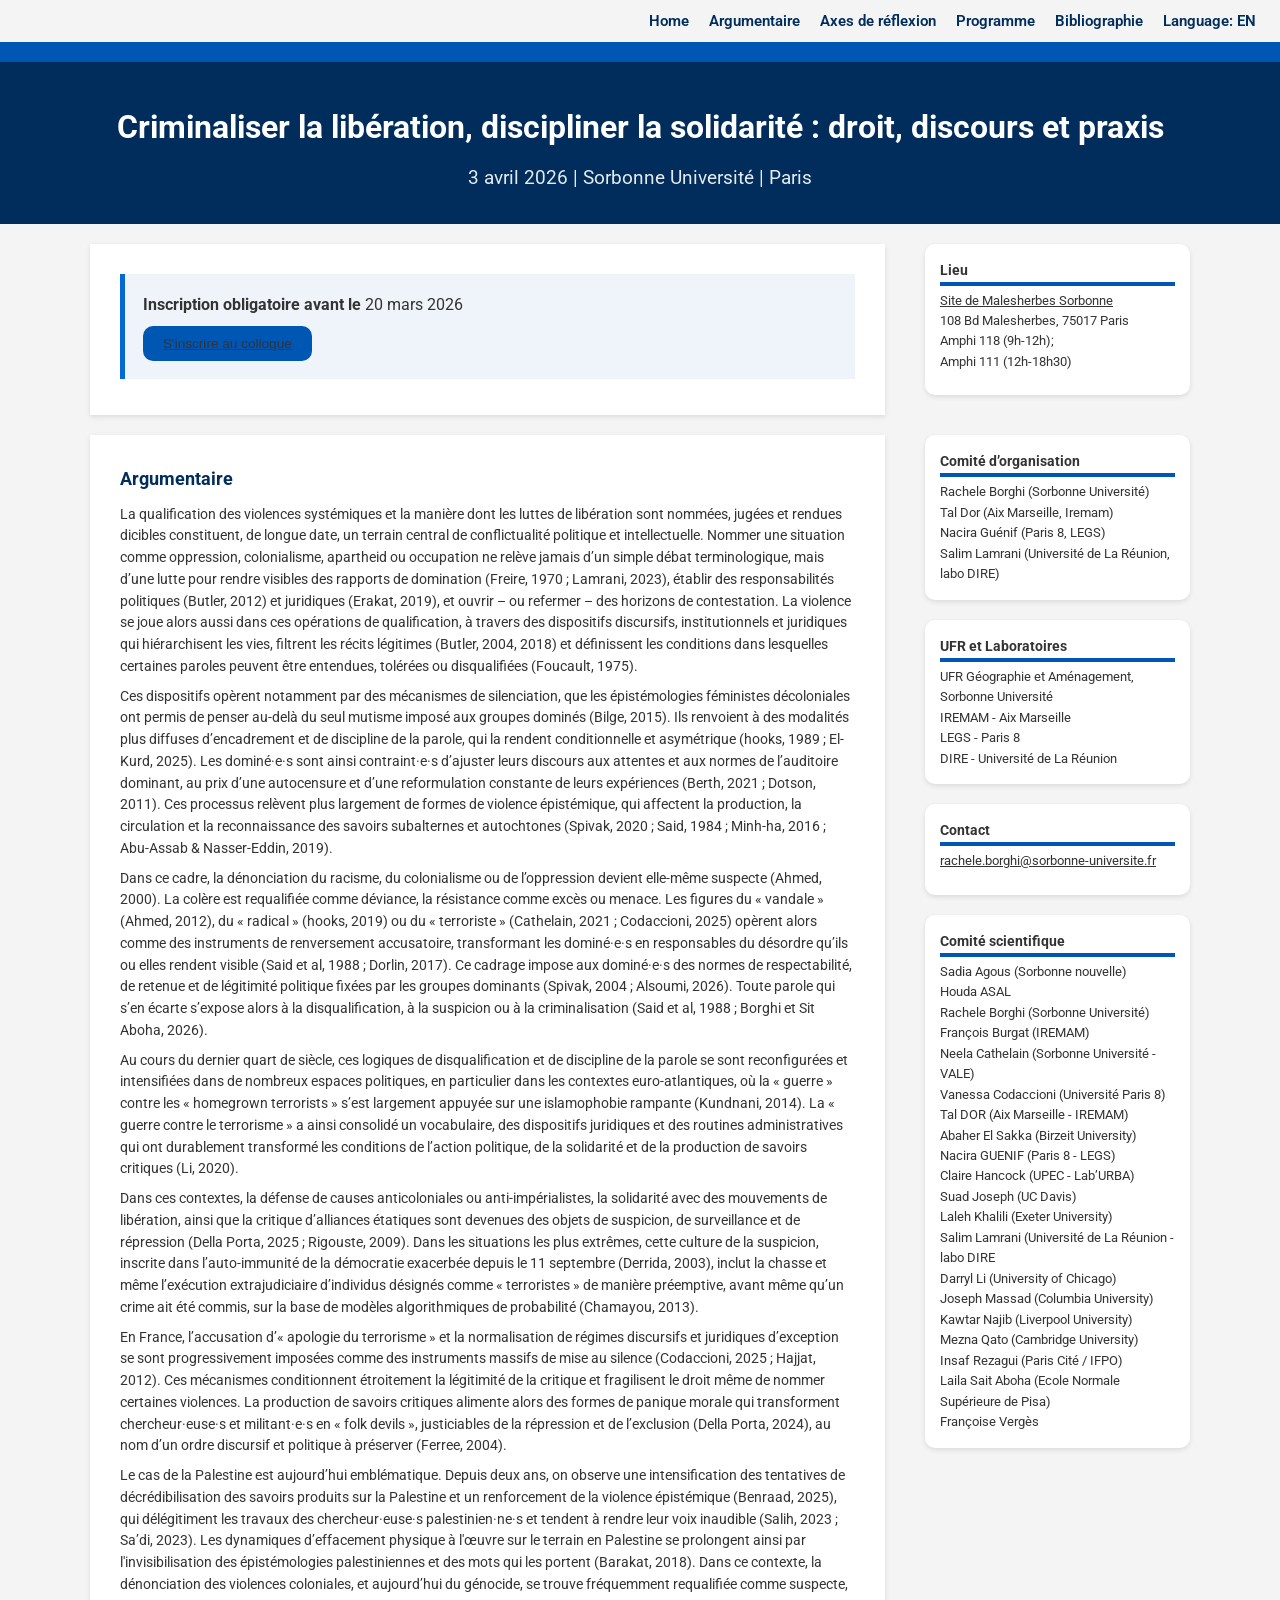
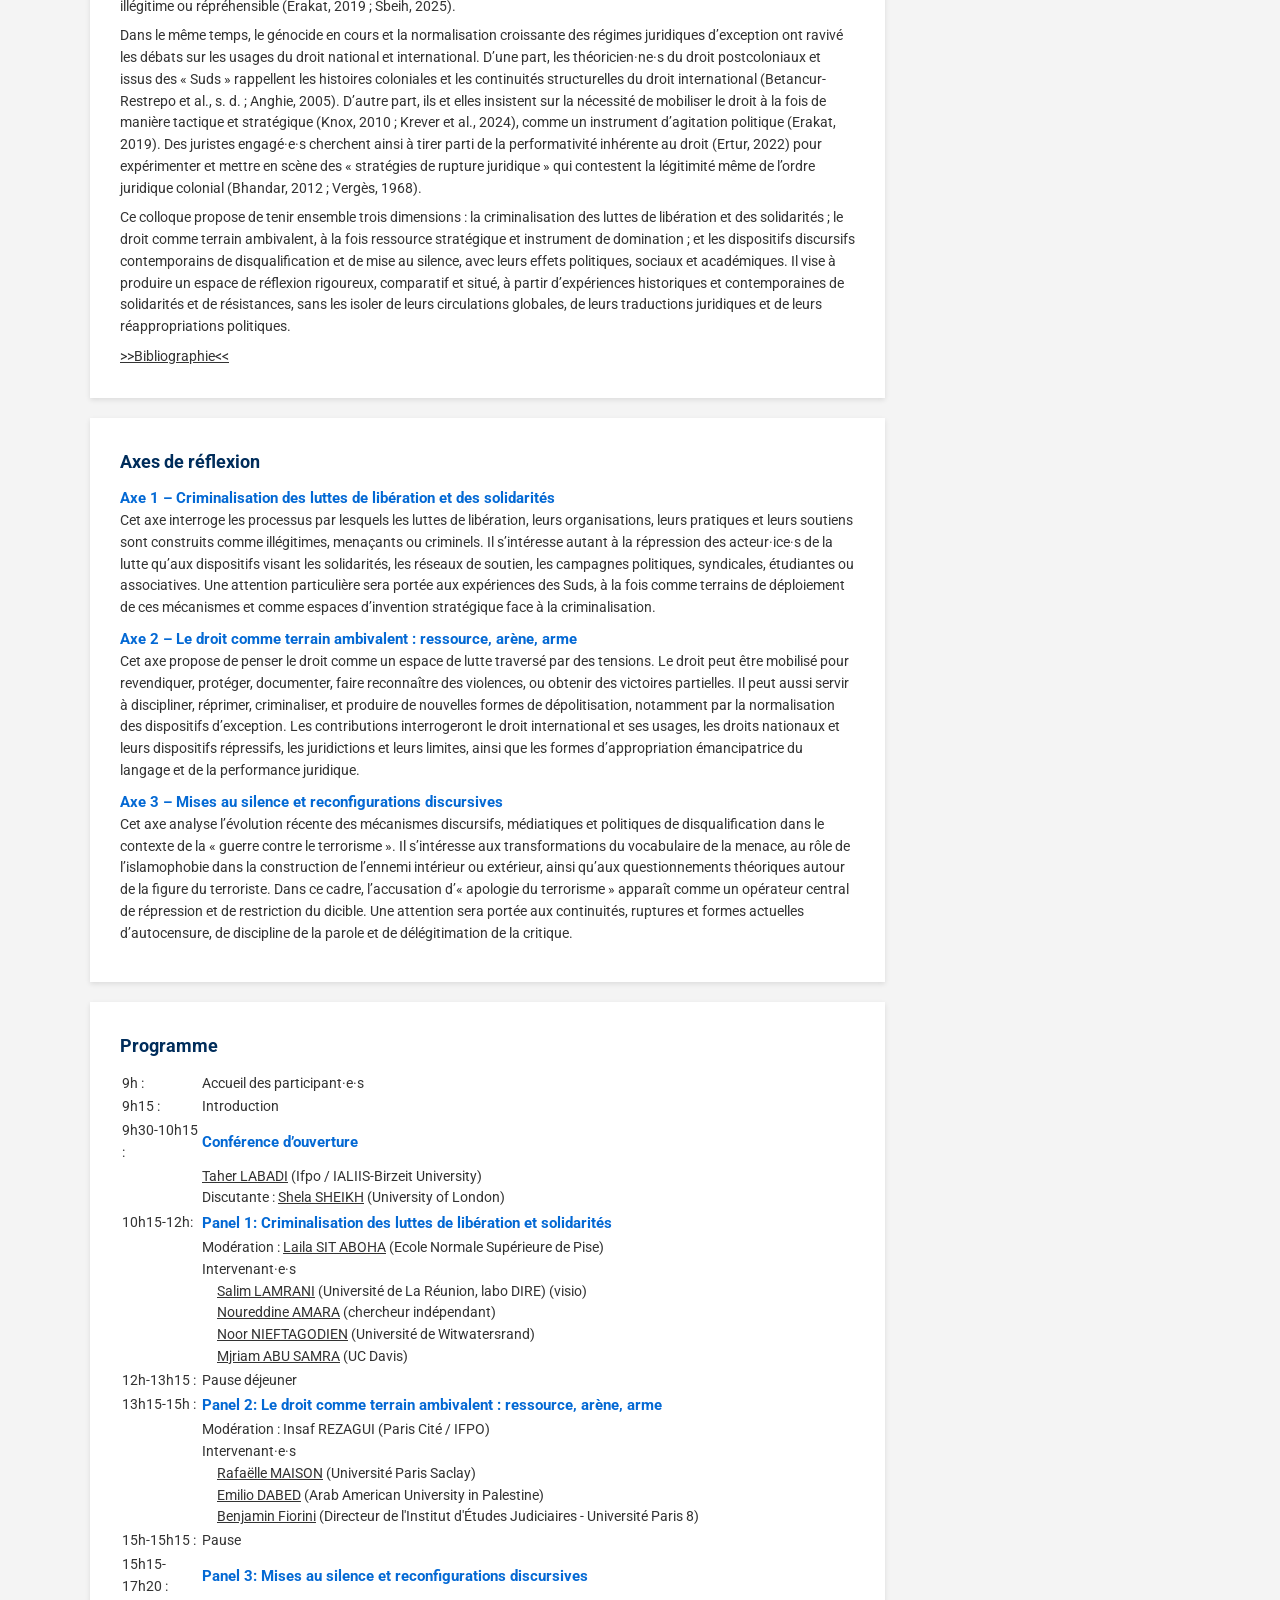
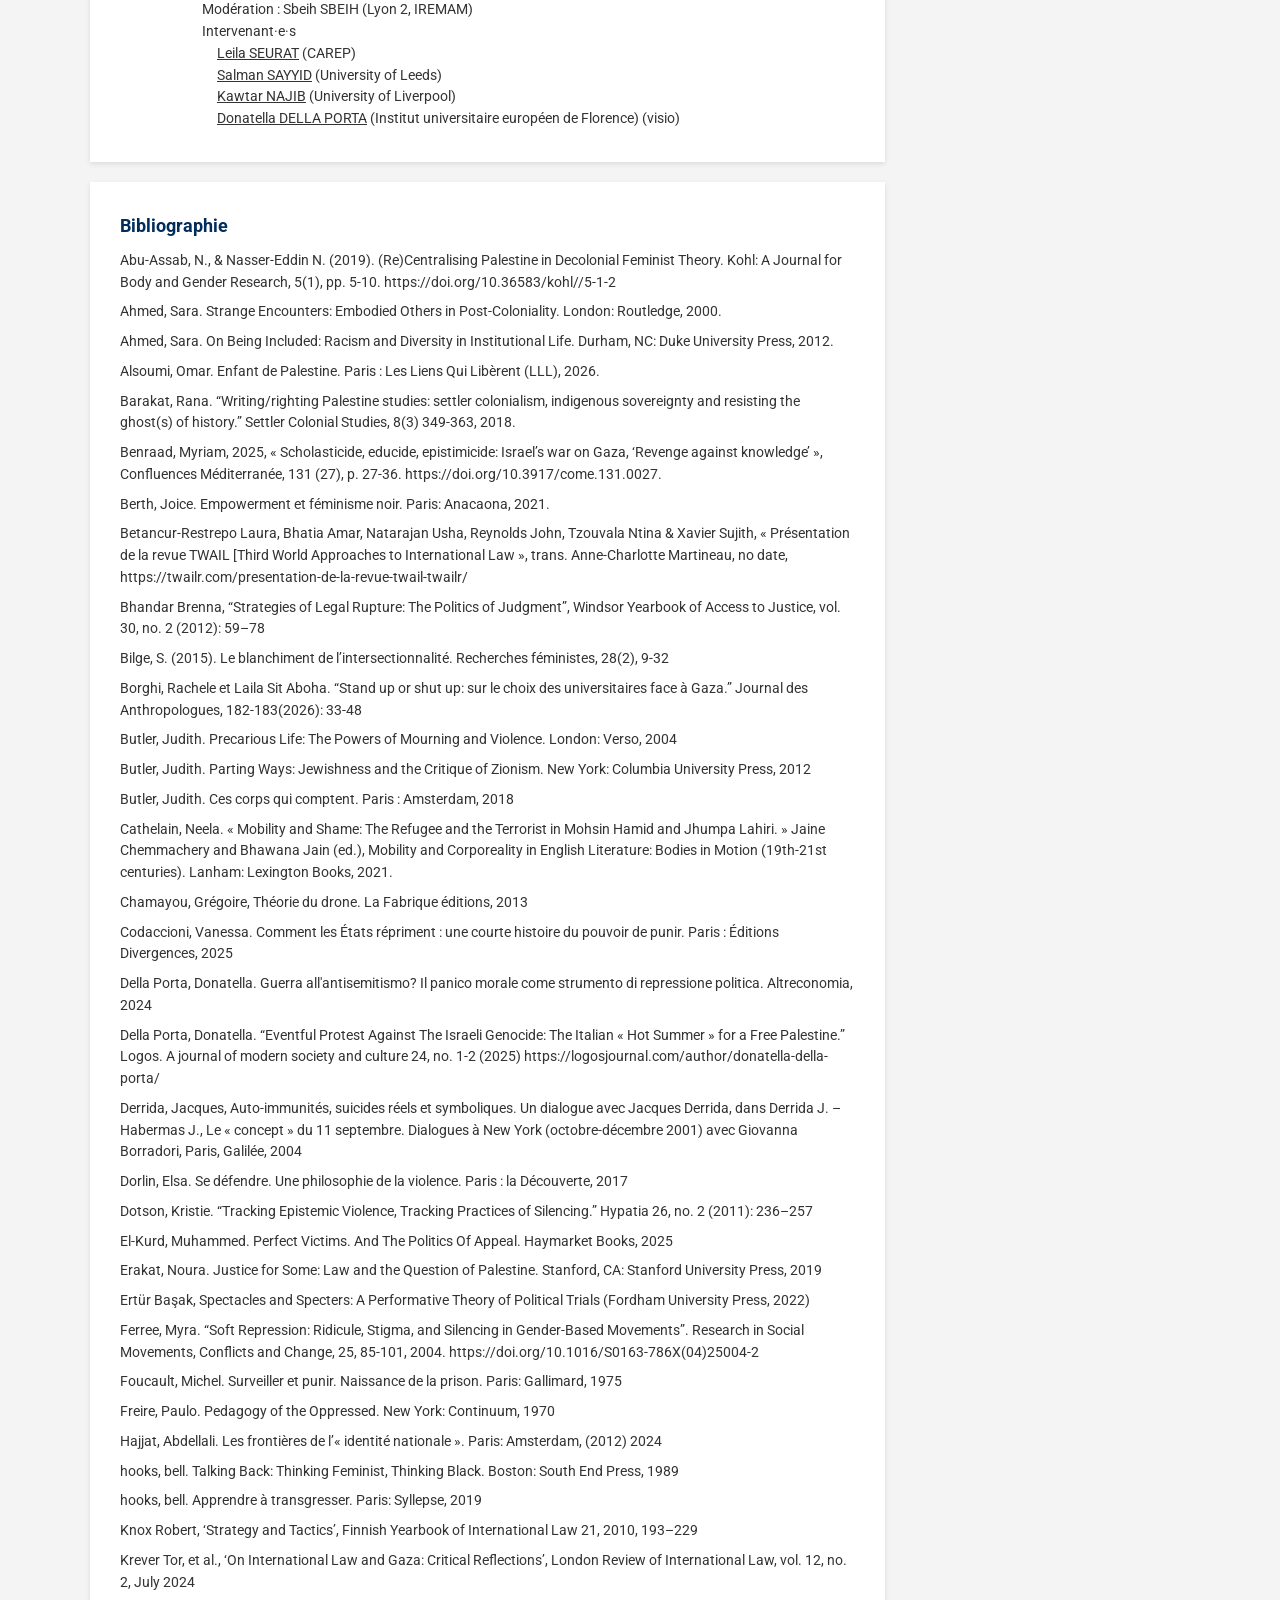
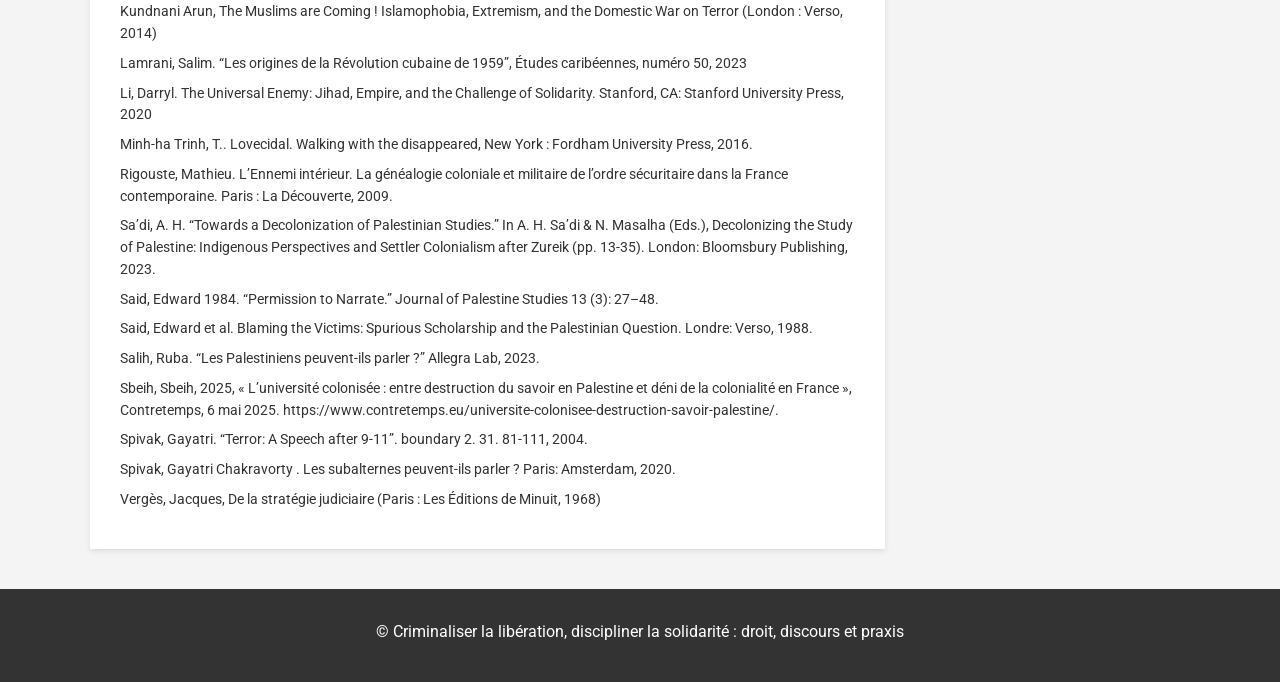
<file: index.html>
<!DOCTYPE html>
<html lang="en">
<head>
    <meta charset="UTF-8">
    <meta name="viewport" content="width=device-width, initial-scale=1.0">
    <title>Criminaliser la libération, discipliner la solidarité : droit, discours et praxis</title>
    <link rel="stylesheet" href="style.css">
    <link href="https://fonts.googleapis.com/css2?family=Roboto:wght@300;400;700&display=swap" rel="stylesheet">
</head>
<body>

    <header>
        <nav class="navbar">
            <div class="logo"></div>
            <ul class="nav-links">
                <li><a href="index.html">Home</a></li>
                <li><a href="#argumentaire">Argumentaire</a></li>
                <li><a href="#axes">Axes de réflexion</a></li>
                <li><a href="#programme">Programme</a></li>
                <li><a href="#biblio">Bibliographie</a></li>
                <li><a href="index_eng.html">Language: EN</a></li>
            </ul>
        </nav>
    </header>

    <section class="hero">
        <div class="container">
            <h1>Criminaliser la libération, discipliner la solidarité : droit, discours et praxis</h1>
            <p class="subtitle">3 avril 2026 | Sorbonne Université | Paris</p>
        </div>
    </section>

    <main class="container main-layout">
        <article class="content">
            <section class="meta-info">
                <p><strong>Inscription obligatoire avant le</strong> 20 mars 2026</p>
                <button class="btn">
                    <a href="https://framaforms.org/colloque-criminaliser-la-liberation-discipliner-la-solidarite-droit-discours-et-paroles-en-lutte">S'inscrire au colloque</a>
                </button>
            </section>
        </article>

        <aside class="sidebar">
            <div class="sidebar-widget">
                <h3>Lieu</h3>
                <p> 
                <a href="https://lettres.sorbonne-universite.fr/faculte-des-lettres/sites-campus-et-acces/campus-de-malesherbes"> Site de Malesherbes Sorbonne</a><br>
                108 Bd Malesherbes, 75017 Paris<br>
                Amphi 118 (9h-12h);<br>
                Amphi 111 (12h-18h30)</p>
            </div>
        </aside>

    </main>


    <main class="container main-layout">

        <article class="content">

            <h2 id="argumentaire">Argumentaire</h2>
                <p>
                    La qualification des violences systémiques et la manière dont les luttes de libération sont nommées, jugées et rendues dicibles constituent, de longue date, un terrain central de conflictualité politique et intellectuelle. Nommer une situation comme oppression, colonialisme, apartheid ou occupation ne relève jamais d’un simple débat terminologique, mais d’une lutte pour rendre visibles des rapports de domination (Freire, 1970 ; Lamrani, 2023), établir des responsabilités politiques (Butler, 2012) et juridiques (Erakat, 2019), et ouvrir – ou refermer – des horizons de contestation. La violence se joue alors aussi dans ces opérations de qualification, à travers des dispositifs discursifs, institutionnels et juridiques qui hiérarchisent les vies, filtrent les récits légitimes (Butler, 2004, 2018) et définissent les conditions dans lesquelles certaines paroles peuvent être entendues, tolérées ou disqualifiées (Foucault, 1975).                
                </p>

                <p>
                    Ces dispositifs opèrent notamment par des mécanismes de silenciation, que les épistémologies féministes décoloniales ont permis de penser au-delà du seul mutisme imposé aux groupes dominés (Bilge, 2015). Ils renvoient à des modalités plus diffuses d’encadrement et de discipline de la parole, qui la rendent conditionnelle et asymétrique (hooks, 1989 ; El-Kurd, 2025). Les dominé·e·s sont ainsi contraint·e·s d’ajuster leurs discours aux attentes et aux normes de l’auditoire dominant, au prix d’une autocensure et d’une reformulation constante de leurs expériences (Berth, 2021 ; Dotson, 2011). Ces processus relèvent plus largement de formes de violence épistémique, qui affectent la production, la circulation et la reconnaissance des savoirs subalternes et autochtones (Spivak, 2020 ; Said, 1984 ; Minh-ha, 2016 ; Abu-Assab & Nasser-Eddin, 2019).
                </p>

                <p>
                    Dans ce cadre, la dénonciation du racisme, du colonialisme ou de l’oppression devient elle-même suspecte (Ahmed, 2000). La colère est requalifiée comme déviance, la résistance comme excès ou menace. Les figures du « vandale » (Ahmed, 2012), du « radical » (hooks, 2019) ou du « terroriste » (Cathelain, 2021 ; Codaccioni, 2025) opèrent alors comme des instruments de renversement accusatoire, transformant les dominé·e·s en responsables du désordre qu’ils ou elles rendent visible (Said et al, 1988 ; Dorlin, 2017). Ce cadrage impose aux dominé·e·s des normes de respectabilité, de retenue et de légitimité politique fixées par les groupes dominants (Spivak, 2004 ; Alsoumi, 2026). Toute parole qui s’en écarte s’expose alors à la disqualification, à la suspicion ou à la criminalisation (Said et al, 1988 ; Borghi et Sit Aboha, 2026).
                </p>

                <p>
                    Au cours du dernier quart de siècle, ces logiques de disqualification et de discipline de la parole se sont reconfigurées et intensifiées dans de nombreux espaces politiques, en particulier dans les contextes euro-atlantiques, où la « guerre » contre les « homegrown terrorists » s’est largement appuyée sur une islamophobie rampante (Kundnani, 2014). La « guerre contre le terrorisme » a ainsi consolidé un vocabulaire, des dispositifs juridiques et des routines administratives qui ont durablement transformé les conditions de l’action politique, de la solidarité et de la production de savoirs critiques (Li, 2020).     
                </p>

                <p>
                    Dans ces contextes, la défense de causes anticoloniales ou anti-impérialistes, la solidarité avec des mouvements de libération, ainsi que la critique d’alliances étatiques sont devenues des objets de suspicion, de surveillance et de répression (Della Porta, 2025 ; Rigouste, 2009). Dans les situations les plus extrêmes, cette culture de la suspicion, inscrite dans l’auto-immunité de la démocratie exacerbée depuis le 11 septembre (Derrida, 2003), inclut la chasse et même l’exécution extrajudiciaire d’individus désignés comme « terroristes » de manière préemptive, avant même qu’un crime ait été commis, sur la base de modèles algorithmiques de probabilité (Chamayou, 2013).                
                </p>

                <p>
                    En France, l’accusation d’« apologie du terrorisme » et la normalisation de régimes  discursifs et juridiques d’exception se sont progressivement imposées comme des instruments massifs de mise au silence (Codaccioni, 2025 ; Hajjat, 2012). Ces mécanismes conditionnent étroitement la légitimité de la critique et fragilisent le droit même de nommer certaines violences. La production de savoirs critiques alimente alors des formes de panique morale qui transforment chercheur·euse·s et militant·e·s en « folk devils », justiciables de la répression et de l’exclusion (Della Porta, 2024), au nom d’un ordre discursif et politique à préserver (Ferree, 2004).
                </p>

                <p>
                    Le cas de la Palestine est aujourd’hui emblématique. Depuis deux ans, on observe une intensification des tentatives de décrédibilisation des savoirs produits sur la Palestine et un renforcement de la violence épistémique (Benraad, 2025), qui délégitiment les travaux des chercheur·euse·s palestinien·ne·s et tendent à rendre leur voix inaudible (Salih, 2023 ; Sa’di, 2023). Les dynamiques d’effacement physique à l'œuvre sur le terrain en Palestine se prolongent ainsi par l'invisibilisation des épistémologies palestiniennes et des mots qui les portent (Barakat, 2018). Dans ce contexte, la dénonciation des violences coloniales, et aujourd’hui du génocide, se trouve fréquemment requalifiée comme suspecte, illégitime ou répréhensible (Erakat, 2019 ; Sbeih, 2025).                
                </p>

                <p>
                    Dans le même temps, le génocide en cours et la normalisation croissante des régimes juridiques d’exception ont ravivé les débats sur les usages du droit national et international. D’une part, les théoricien·ne·s du droit postcoloniaux et issus des « Suds » rappellent les histoires coloniales et les continuités structurelles du droit international (Betancur-Restrepo et al., s. d. ; Anghie, 2005). D’autre part, ils et elles insistent sur la nécessité de mobiliser le droit à la fois de manière tactique et stratégique (Knox, 2010 ; Krever et al., 2024), comme un instrument d’agitation politique (Erakat, 2019). Des juristes engagé·e·s cherchent ainsi à tirer parti de la performativité inhérente au droit (Ertur, 2022) pour expérimenter et mettre en scène des « stratégies de rupture juridique » qui contestent la légitimité même de l’ordre juridique colonial (Bhandar, 2012 ; Vergès, 1968).                
                </p>

                <p>
                    Ce colloque propose de tenir ensemble trois dimensions : la criminalisation des luttes de libération et des solidarités ; le droit comme terrain ambivalent, à la fois ressource stratégique et instrument de domination ; et les dispositifs discursifs contemporains de disqualification et de mise au silence, avec leurs effets politiques, sociaux et académiques. Il vise à produire un espace de réflexion rigoureux, comparatif et situé, à partir d’expériences historiques et contemporaines de solidarités et de résistances, sans les isoler de leurs circulations globales, de leurs traductions juridiques et de leurs réappropriations politiques.                
                </p>
                <a href="#biblio">>>Bibliographie<<</a></li>

            </article>

        <aside class="sidebar">

            <div class="sidebar-widget">
                <h3>Comité d’organisation</h3>
                <ul>
                    <li>Rachele Borghi (Sorbonne Université)</li>
                    <li>Tal Dor (Aix Marseille, Iremam)</li>
                    <li>Nacira Guénif (Paris 8, LEGS) </li>
                    <li>Salim Lamrani (Université de La Réunion, labo DIRE)</li>
                </ul>
            </div>

            <div class="sidebar-widget">
                <h3>UFR et Laboratoires</h3>
                <ul>
                    <li>UFR Géographie et Aménagement, Sorbonne Université</li>
                    <li>IREMAM - Aix Marseille</li>
                    <li>LEGS - Paris 8</li>
                    <li>DIRE - Université de La Réunion</li>
                </ul>
            </div>

            <div class="sidebar-widget">
                <h3>Contact</h3>
                <p><a href="mailto:rachele.borghi@sorbonne-universite.fr"> rachele.borghi@sorbonne-universite.fr </a></p>
            </div>

            <div class="sidebar-widget">
                <h3>Comité scientifique</h3>
                <ul>
                    <li>Sadia Agous (Sorbonne nouvelle)</li>
                    <li>Houda ASAL</li>
                    <li>Rachele Borghi (Sorbonne Université)</li>
                    <li>François Burgat (IREMAM)</li>
                    <li>Neela Cathelain (Sorbonne Université - VALE)</li>
                    <li>Vanessa Codaccioni (Université Paris 8)</li>
                    <li>Tal DOR (Aix Marseille - IREMAM)</li>
                    <li>Abaher El Sakka (Birzeit University)</li>
                    <li>Nacira GUENIF (Paris 8 - LEGS)</li>
                    <li>Claire Hancock (UPEC - Lab’URBA)</li>
                    <li>Suad Joseph (UC Davis)</li>
                    <li>Laleh Khalili (Exeter University)</li>
                    <li>Salim Lamrani (Université de La Réunion - labo DIRE</li>
                    <li>Darryl Li (University of Chicago)</li>
                    <li>Joseph Massad (Columbia University)</li>
                    <li>Kawtar Najib (Liverpool University)</li>
                    <li>Mezna Qato (Cambridge University)</li>
                    <li>Insaf Rezagui (Paris Cité / IFPO)</li>
                    <li>Laila Sait Aboha (Ecole Normale Supérieure de Pisa)</li>
                    <li>Françoise Vergès</li>
                </ul>
            </div>
            
        </aside>
    </main>

    <main class="container main-layout">

        <article class="content">

            <h2 id="axes">Axes de réflexion</h2>

                <h3>Axe 1 – Criminalisation des luttes de libération et des solidarités</h3>
                    <p>
                        Cet axe interroge les processus par lesquels les luttes de libération, leurs organisations, leurs pratiques et leurs soutiens sont construits comme illégitimes, menaçants ou criminels. Il s’intéresse autant à la répression des acteur·ice·s de la lutte qu’aux dispositifs visant les solidarités, les réseaux de soutien, les campagnes politiques, syndicales, étudiantes ou associatives. Une attention particulière sera portée aux expériences des Suds, à la fois comme terrains de déploiement de ces mécanismes et comme espaces d’invention stratégique face à la criminalisation.                    
                    </p>
    
                <h3>Axe 2 – Le droit comme terrain ambivalent : ressource, arène, arme</h3>
                    <p>
                        Cet axe propose de penser le droit comme un espace de lutte traversé par des tensions. Le droit peut être mobilisé pour revendiquer, protéger, documenter, faire reconnaître des violences, ou obtenir des victoires partielles. Il peut aussi servir à discipliner, réprimer, criminaliser, et produire de nouvelles formes de dépolitisation, notamment par la normalisation des dispositifs d’exception. Les contributions interrogeront le droit international et ses usages, les droits nationaux et leurs dispositifs répressifs, les juridictions et leurs limites, ainsi que les formes d’appropriation émancipatrice du langage et de la performance juridique.
                    </p>
    
                <h3>Axe 3 – Mises au silence et reconfigurations discursives</h3>
                    <p>
                        Cet axe analyse l’évolution récente des mécanismes discursifs, médiatiques et politiques de disqualification dans le contexte de la « guerre contre le terrorisme ». Il s’intéresse aux transformations du vocabulaire de la menace, au rôle de l’islamophobie dans la construction de l’ennemi intérieur ou extérieur, ainsi qu’aux questionnements théoriques autour de la figure du terroriste. Dans ce cadre, l’accusation d’« apologie du terrorisme » apparaît comme un opérateur central de répression et de restriction du dicible. Une attention sera portée aux continuités, ruptures et formes actuelles d’autocensure, de discipline de la parole et de délégitimation de la critique. 
                    </p>

        </article>
    </main>

    <main class="container main-layout">
        
        <article class="content">

            <h2 id="programme">Programme</h2>

            <table>
                <tr>
                    <td width="100" height="20">9h :</td>
                    <td width="1000" height="20">Accueil des participant·e·s</td>
                </tr>
                <tr>
                    <td>9h15 :</td>
                    <td>Introduction</td>
                </tr>
                <tr>
                    <td>9h30-10h15 :</td>
                    <td style="color:#0469d4; font-weight:bold; font-size:15px">Conférence d’ouverture</td>
                </tr>
                <tr>
                    <td></td>
                    <td><a href="https://ialiis.birzeit.edu/en/people/taher-labadi">Taher LABADI</a> (Ifpo / IALIIS-Birzeit University)<br>
                    Discutante : <a href="https://www.london.ac.uk/people/dr-shela-sheikh">Shela SHEIKH</a> (University of London)</td>
                </tr>
                <tr>
                    <td>10h15-12h:</td>
                    <td style="color:#0469d4; font-weight:bold; font-size:15px">Panel 1: Criminalisation des luttes de libération et solidarités</td>
                </tr>
                <tr>
                    <td></td>
                    <td>Modération : <a href="https://www.sns.it/en/persona/laila-sit-aboha">Laila SIT ABOHA</a> (Ecole Normale Supérieure de Pise)<br>
                    Intervenant·e·s<br>
                    &nbsp;&nbsp;&nbsp;&nbsp;&nbsp;<a href="https://dire.univ-reunion.fr/equipe/salim-lamrani-mcf-14e-section">Salim LAMRANI</a> (Université de La Réunion, labo DIRE) (visio)<br>
                    &nbsp;&nbsp;&nbsp;&nbsp;&nbsp;<a href="https://shs.cairn.info/publications-de-noureddine-amara--136414?lang=fr">Noureddine AMARA</a> (chercheur indépendant)<br>
                    &nbsp;&nbsp;&nbsp;&nbsp;&nbsp;<a href="https://www.wits.ac.za/people/academic-a-z-listing/n/noornieftagodienwitsacza/">Noor NIEFTAGODIEN</a> (Université de Witwatersrand)<br>
                    &nbsp;&nbsp;&nbsp;&nbsp;&nbsp;<a href="https://mesa.ucdavis.edu/people/mjriam-samra">Mjriam ABU SAMRA</a> (UC Davis)<br>
                    </td>
                </tr>
                <tr>
                    <td>12h-13h15 :</td>
                    <td>Pause déjeuner</td>
                </tr>
                <tr>
                    <td>13h15-15h :</td>
                    <td style="color:#0469d4; font-weight:bold; font-size:15px">Panel 2: Le droit comme terrain ambivalent : ressource, arène, arme</td>
                </tr>
                <tr>
                    <td></td>
                    <td>Modération : Insaf REZAGUI (Paris Cité / IFPO)<br>
                    Intervenant·e·s<br>
                    &nbsp;&nbsp;&nbsp;&nbsp;&nbsp;<a href="https://univ-droit.fr/universitaires/5783-maison-rafaelle">Rafaëlle MAISON</a> (Université Paris Saclay)<br>
                    &nbsp;&nbsp;&nbsp;&nbsp;&nbsp;<a href="https://www.qatar.georgetown.edu/emilio-dabed/">Emilio DABED</a> (Arab American University in Palestine) <br>
                    &nbsp;&nbsp;&nbsp;&nbsp;&nbsp;<a href="https://univ-droit.fr/universitaires/32830-benjamin-fiorini">Benjamin Fiorini</a> (Directeur de l'Institut d'Études Judiciaires - Université Paris 8)<br>
                    </td>
                </tr>
                <tr>
                    <td>15h-15h15 :</td>
                    <td>Pause</td>
                </tr>
                <tr>
                    <td>15h15-17h20 :</td>
                    <td style="color:#0469d4; font-weight:bold; font-size:15px">Panel 3: Mises au silence et reconfigurations discursives</td>
                </tr>
                <tr>
                    <td></td>
                    <td>Modération : Sbeih SBEIH (Lyon 2, IREMAM)<br>
                    Intervenant·e·s<br>
                    &nbsp;&nbsp;&nbsp;&nbsp;&nbsp;<a href="https://carep-paris.org/notre-equipe/leila-seurat/">Leila SEURAT</a> (CAREP)<br>
                    &nbsp;&nbsp;&nbsp;&nbsp;&nbsp;<a href="https://essl.leeds.ac.uk/sociology/staff/48/professor-s-sayyid">Salman SAYYID</a> (University of Leeds)<br>
                    &nbsp;&nbsp;&nbsp;&nbsp;&nbsp;<a href="https://www.liverpool.ac.uk/people/kawtar-najib">Kawtar NAJIB</a> (University of Liverpool)<br>
                    &nbsp;&nbsp;&nbsp;&nbsp;&nbsp;<a href="https://cosmos.sns.it/person/donatella-della-porta/">Donatella DELLA PORTA</a>  (Institut universitaire européen de Florence) (visio)<br>
                    </td>
                </tr>
            </table>
        </article>
    </main>

    <main class="container main-layout">
        <article class="content">
            <h2 id="biblio">Bibliographie</h2>   
                <p>Abu-Assab, N., & Nasser-Eddin N. (2019). (Re)Centralising Palestine in Decolonial Feminist Theory. Kohl: A Journal for Body and Gender Research, 5(1), pp. 5-10. https://doi.org/10.36583/kohl//5-1-2</p>
                <p>Ahmed, Sara. Strange Encounters: Embodied Others in Post-Coloniality. London: Routledge, 2000.</p>
                <p>Ahmed, Sara. On Being Included: Racism and Diversity in Institutional Life. Durham, NC: Duke University Press, 2012.</p>
                <p>Alsoumi, Omar. Enfant de Palestine. Paris : Les Liens Qui Libèrent (LLL), 2026.</p>
                <p>Barakat, Rana. “Writing/righting Palestine studies: settler colonialism, indigenous sovereignty and resisting the ghost(s) of history.” Settler Colonial Studies, 8(3) 349-363, 2018.</p>
                <p>Benraad, Myriam, 2025, « Scholasticide, educide, epistimicide: Israel’s war on Gaza, ‘Revenge against knowledge’ », Confluences Méditerranée, 131 (27), p. 27-36. https://doi.org/10.3917/come.131.0027.</p>
                <p>Berth, Joice. Empowerment et féminisme noir. Paris: Anacaona, 2021.</p>
                <p>Betancur-Restrepo Laura, Bhatia Amar, Natarajan Usha, Reynolds John, Tzouvala Ntina & Xavier Sujith, « Présentation de la revue TWAIL [Third World Approaches to International Law », trans. Anne-Charlotte Martineau, no date, https://twailr.com/presentation-de-la-revue-twail-twailr/</p>
                <p>Bhandar Brenna, “Strategies of Legal Rupture: The Politics of Judgment”, Windsor Yearbook of Access to Justice, vol. 30, no. 2 (2012): 59–78</p>
                <p>Bilge, S. (2015). Le blanchiment de l’intersectionnalité. Recherches féministes, 28(2), 9-32</p>
                <p>Borghi, Rachele et Laila Sit Aboha. “Stand up or shut up: sur le choix des universitaires face à Gaza.” Journal des Anthropologues, 182-183(2026): 33-48</p>
                <p>Butler, Judith. Precarious Life: The Powers of Mourning and Violence. London: Verso, 2004</p>
                <p>Butler, Judith. Parting Ways: Jewishness and the Critique of Zionism. New York: Columbia University Press, 2012</p>
                <p>Butler, Judith. Ces corps qui comptent. Paris : Amsterdam, 2018</p>
                <p>Cathelain, Neela. « Mobility and Shame: The Refugee and the Terrorist in Mohsin Hamid and Jhumpa Lahiri. » Jaine Chemmachery and Bhawana Jain (ed.), Mobility and Corporeality in English Literature: Bodies in Motion (19th-21st centuries). Lanham: Lexington Books, 2021. </p>
                <p>Chamayou, Grégoire, Théorie du drone. La Fabrique éditions, 2013</p>
                <p>Codaccioni, Vanessa. Comment les États répriment : une courte histoire du pouvoir de punir. Paris : Éditions Divergences, 2025</p>
                <p>Della Porta, Donatella. Guerra all'antisemitismo? Il panico morale come strumento di repressione politica. Altreconomia, 2024</p>
                <p>Della Porta, Donatella. “Eventful Protest Against The Israeli Genocide: The Italian « Hot Summer » for a Free Palestine.” Logos. A journal of modern society and culture 24, no. 1-2 (2025) https://logosjournal.com/author/donatella-della-porta/</p>
                <p>Derrida, Jacques, Auto-immunités, suicides réels et symboliques. Un dialogue avec Jacques  Derrida, dans Derrida J. – Habermas J., Le « concept » du 11 septembre. Dialogues  à New York (octobre-décembre 2001) avec Giovanna Borradori, Paris, Galilée, 2004</p>
                <p>Dorlin, Elsa. Se défendre. Une philosophie de la violence. Paris : la Découverte, 2017</p>
                <p>Dotson, Kristie. “Tracking Epistemic Violence, Tracking Practices of Silencing.” Hypatia 26, no. 2 (2011): 236–257</p>
                <p>El-Kurd, Muhammed. Perfect Victims. And The Politics Of Appeal. Haymarket Books, 2025</p>
                <p>Erakat, Noura. Justice for Some: Law and the Question of Palestine. Stanford, CA: Stanford University Press, 2019</p>
                <p>Ertür Başak, Spectacles and Specters: A Performative Theory of Political Trials (Fordham University Press, 2022)</p>
                <p>Ferree, Myra. “Soft Repression: Ridicule, Stigma, and Silencing in Gender-Based Movements”. Research in Social Movements, Conflicts and Change, 25, 85-101, 2004. https://doi.org/10.1016/S0163-786X(04)25004-2</p>
                <p>Foucault, Michel. Surveiller et punir. Naissance de la prison. Paris: Gallimard, 1975</p>
                <p>Freire, Paulo. Pedagogy of the Oppressed. New York: Continuum, 1970</p>
                <p>Hajjat, Abdellali. Les frontières de l’« identité nationale ». Paris: Amsterdam, (2012) 2024</p>
                <p>hooks, bell. Talking Back: Thinking Feminist, Thinking Black. Boston: South End Press, 1989</p>
                <p>hooks, bell. Apprendre à transgresser. Paris: Syllepse, 2019</p>
                <p>Knox Robert, ‘Strategy and Tactics’, Finnish Yearbook of International Law 21, 2010, 193–229</p>
                <p>Krever Tor, et al., ‘On International Law and Gaza: Critical Reflections’, London Review of International Law, vol. 12, no. 2, July 2024</p>
                <p>Kundnani Arun, The Muslims are Coming ! Islamophobia, Extremism, and the Domestic War on Terror (London : Verso, 2014)</p>
                <p>Lamrani, Salim. “Les origines de la Révolution cubaine de 1959”, Études caribéennes, numéro 50, 2023</p>
                <p>Li, Darryl. The Universal Enemy: Jihad, Empire, and the Challenge of Solidarity. Stanford, CA: Stanford University Press, 2020</p>
                <p>Minh-ha Trinh, T.. Lovecidal. Walking with the disappeared, New York : Fordham University Press, 2016.</p>
                <p>Rigouste, Mathieu. L’Ennemi intérieur. La généalogie coloniale et militaire de l’ordre sécuritaire dans la France contemporaine. Paris : La Découverte, 2009.</p>
                <p>Sa’di, A. H. “Towards a Decolonization of Palestinian Studies.” In A. H. Sa’di & N. Masalha (Eds.), Decolonizing the Study of Palestine: Indigenous Perspectives and Settler Colonialism after Zureik (pp. 13-35). London: Bloomsbury Publishing, 2023.</p>
                <p>Said, Edward 1984. “Permission to Narrate.” Journal of Palestine Studies 13 (3): 27–48.</p>
                <p>Said, Edward et al. Blaming the Victims: Spurious Scholarship and the Palestinian Question. Londre: Verso, 1988.</p>
                <p>Salih, Ruba. “Les Palestiniens peuvent-ils parler ?” Allegra Lab, 2023.</p>
                <p>Sbeih, Sbeih, 2025, « L’université colonisée : entre destruction du savoir en Palestine et déni de la colonialité en France », Contretemps, 6 mai 2025. https://www.contretemps.eu/universite-colonisee-destruction-savoir-palestine/.</p>
                <p>Spivak, Gayatri. “Terror: A Speech after 9-11”. boundary 2. 31. 81-111, 2004.</p>
                <p>Spivak, Gayatri Chakravorty . Les subalternes peuvent-ils parler ? Paris: Amsterdam, 2020.</p>
                <p>Vergès, Jacques, De la stratégie judiciaire (Paris : Les Éditions de Minuit, 1968)</p>
        </article>
    </main>

    <footer>
        <div class="container">
            <p>&copy; Criminaliser la libération, discipliner la solidarité : droit, discours et praxis</p>
        </div>
    </footer>

</body>
</html>
</file>
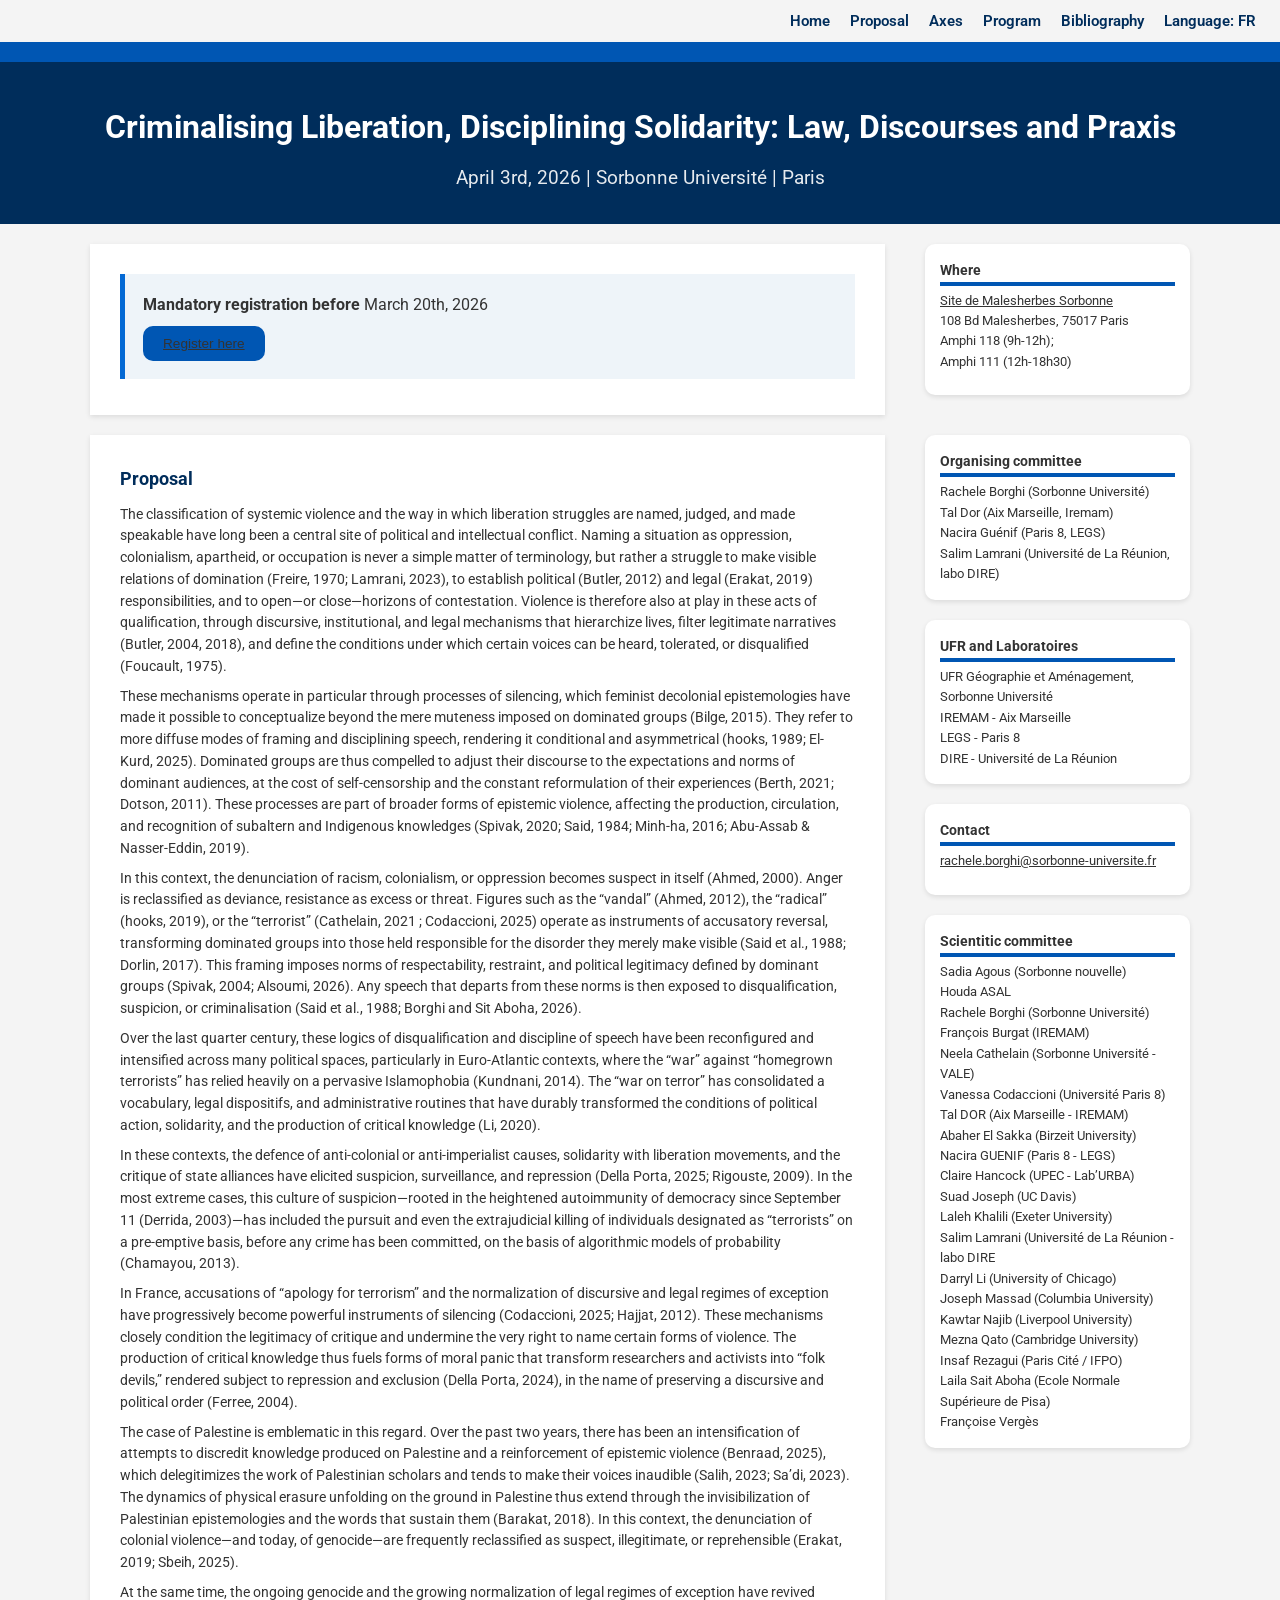
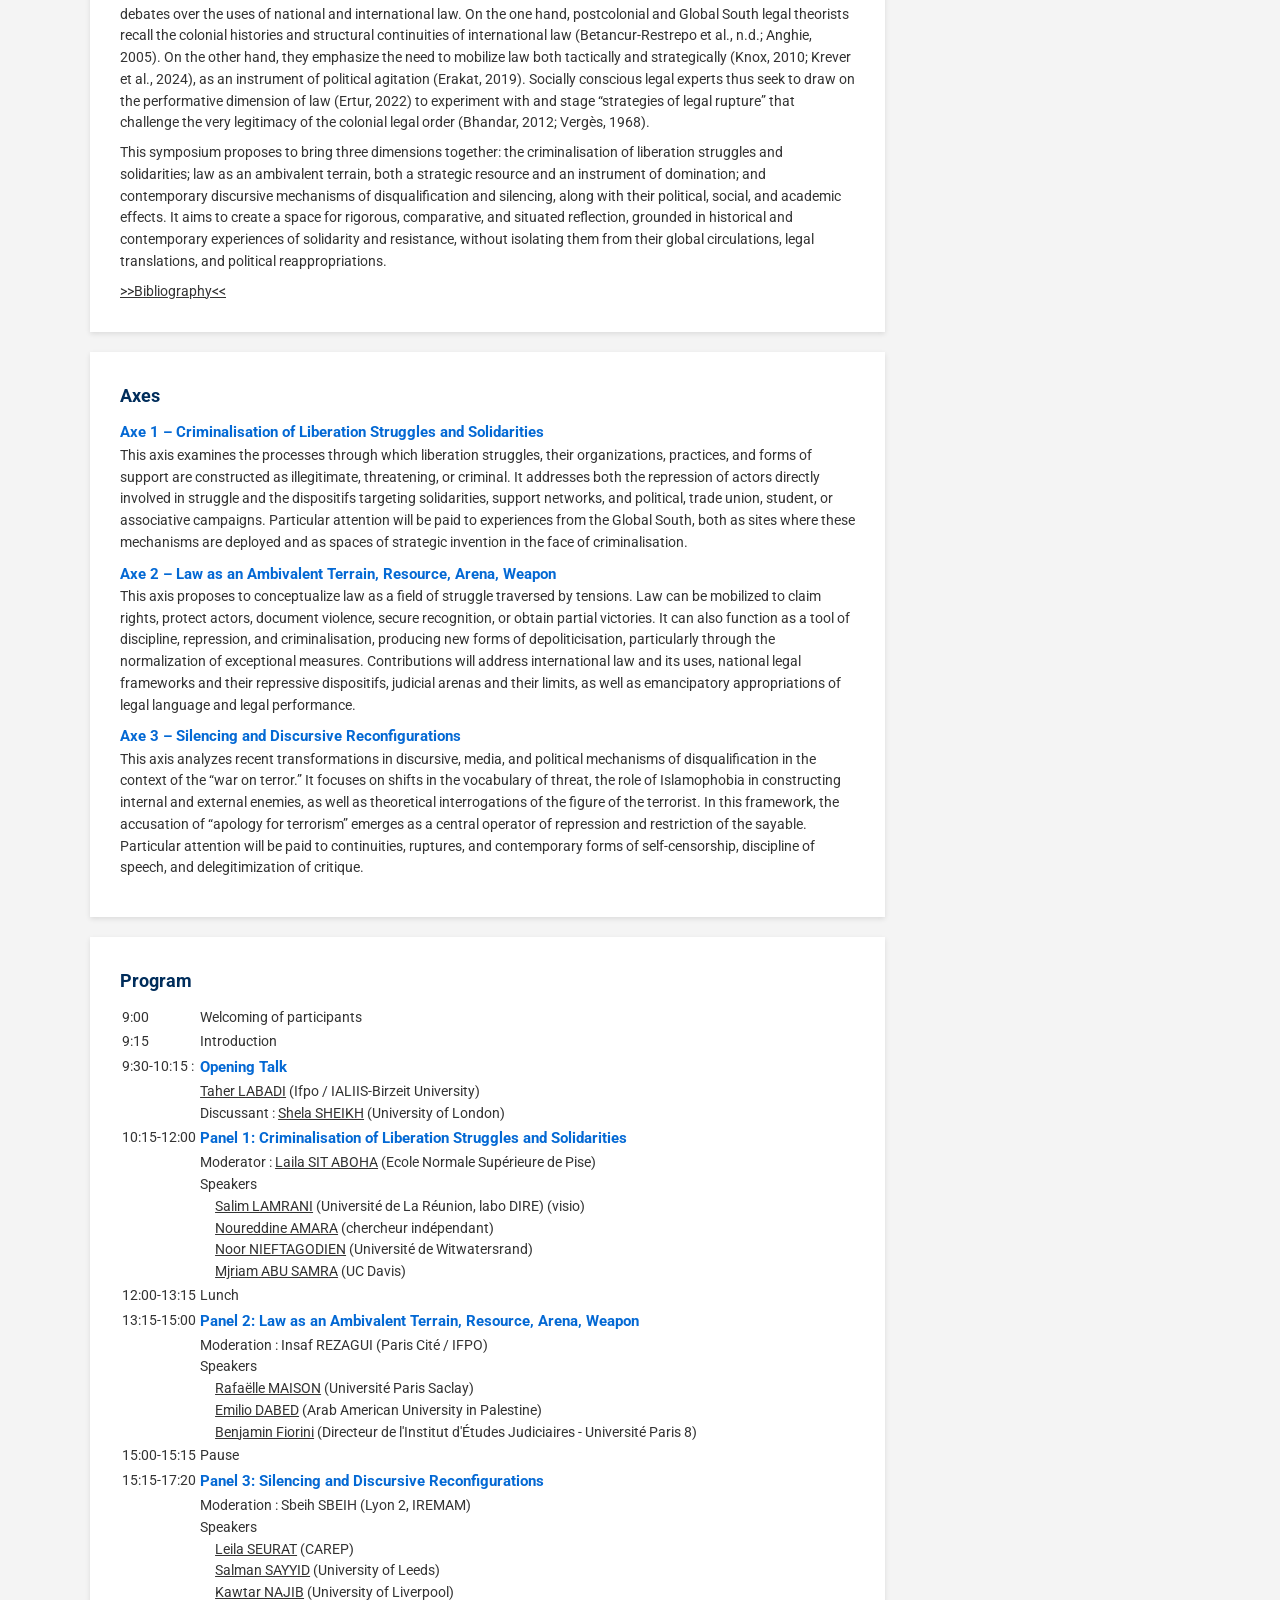
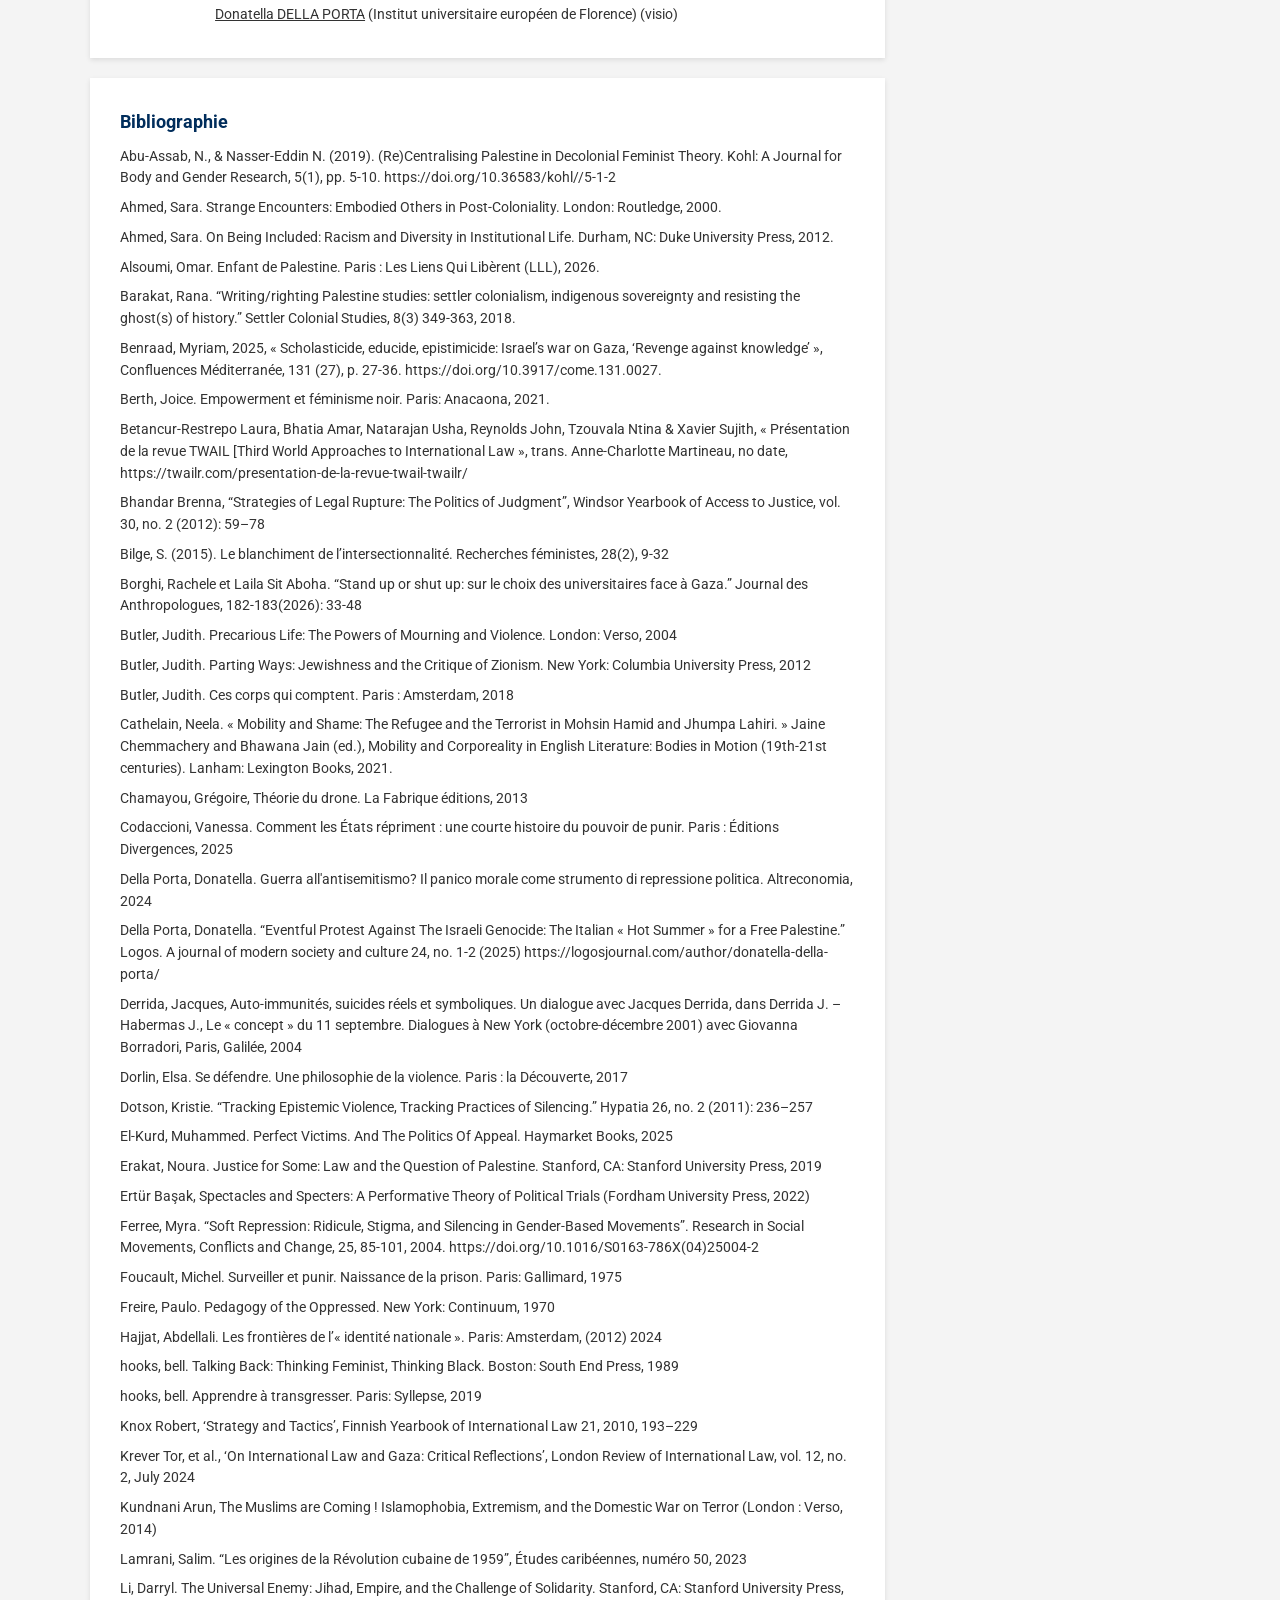
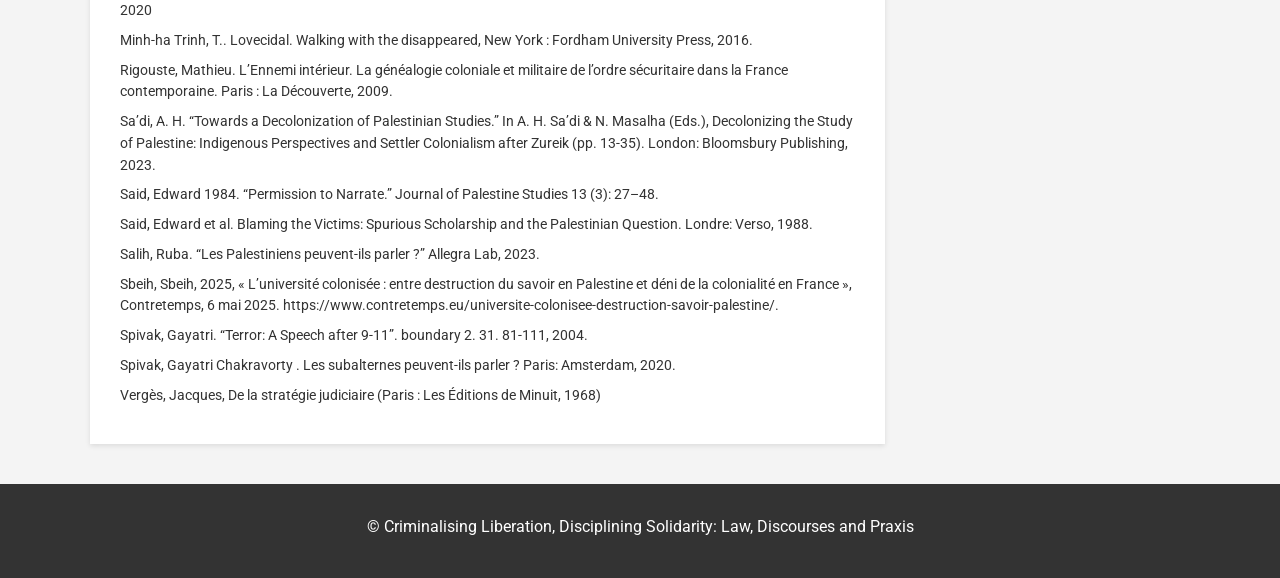
<file: index_eng.html>
<!DOCTYPE html>
<html lang="en">
<head>
    <meta charset="UTF-8">
    <meta name="viewport" content="width=device-width, initial-scale=1.0">
    <title>Criminalising Liberation, Disciplining Solidarity: Law, Discourses and Praxis</title>
    <link rel="stylesheet" href="style.css">
    <link href="https://fonts.googleapis.com/css2?family=Roboto:wght@300;400;700&display=swap" rel="stylesheet">
</head>
<body>

    <header>
        <nav class="navbar">
            <div class="logo"></div>
            <ul class="nav-links">
                <li><a href="index_eng.html">Home</a></li>
                <li><a href="#argumentaire">Proposal</a></li>
                <li><a href="#axes">Axes</a></li>
                <li><a href="#programme">Program</a></li>
                <li><a href="#biblio">Bibliography</a></li>
                <li><a href="index.html">Language: FR</a></li>
            </ul>
        </nav>
    </header>

    <section class="hero">
        <div class="container">
            <h1>Criminalising Liberation, Disciplining Solidarity: Law, Discourses and Praxis</h1>
            <p class="subtitle">April 3rd, 2026 | Sorbonne Université | Paris</p>
        </div>
    </section>

    <main class="container main-layout">
        <article class="content">
            <section class="meta-info">
                <p><strong>Mandatory registration before</strong> March 20th, 2026</p>
                <button class="btn">
                    <a href="https://framaforms.org/colloque-criminaliser-la-liberation-discipliner-la-solidarite-droit-discours-et-paroles-en-lutte">Register here</a>
                </button>
            </section>
        </article>

        <aside class="sidebar">
            <div class="sidebar-widget">
                <h3>Where</h3>
                <p> 
                <a href="https://lettres.sorbonne-universite.fr/faculte-des-lettres/sites-campus-et-acces/campus-de-malesherbes"> Site de Malesherbes Sorbonne</a><br>
                108 Bd Malesherbes, 75017 Paris<br>
                Amphi 118 (9h-12h);<br>
                Amphi 111 (12h-18h30)</p>
            </div>
        </aside>

    </main>


    <main class="container main-layout">

        <article class="content">

            <h2 id="argumentaire">Proposal</h2>
                <p>
                    The classification of systemic violence and the way in which liberation struggles are named, judged, and made speakable have long been a central site of political and intellectual conflict. Naming a situation as oppression, colonialism, apartheid, or occupation is never a simple matter of terminology, but rather a struggle to make visible relations of domination (Freire, 1970; Lamrani, 2023), to establish political (Butler, 2012) and legal (Erakat, 2019) responsibilities, and to open—or close—horizons of contestation. Violence is therefore also at play in these acts of qualification, through discursive, institutional, and legal mechanisms that hierarchize lives, filter legitimate narratives (Butler, 2004, 2018), and define the conditions under which certain voices can be heard, tolerated, or disqualified (Foucault, 1975).
                </p>

                <p>
                    These mechanisms operate in particular through processes of silencing, which feminist decolonial epistemologies have made it possible to conceptualize beyond the mere muteness imposed on dominated groups (Bilge, 2015). They refer to more diffuse modes of framing and disciplining speech, rendering it conditional and asymmetrical (hooks, 1989; El-Kurd, 2025). Dominated groups are thus compelled to adjust their discourse to the expectations and norms of dominant audiences, at the cost of self-censorship and the constant reformulation of their experiences (Berth, 2021; Dotson, 2011). These processes are part of broader forms of epistemic violence, affecting the production, circulation, and recognition of subaltern and Indigenous knowledges (Spivak, 2020; Said, 1984; Minh-ha, 2016; Abu-Assab & Nasser-Eddin, 2019).
                </p>

                <p>
                    In this context, the denunciation of racism, colonialism, or oppression becomes suspect in itself (Ahmed, 2000). Anger is reclassified as deviance, resistance as excess or threat. Figures such as the “vandal” (Ahmed, 2012), the “radical” (hooks, 2019), or the “terrorist” (Cathelain, 2021 ; Codaccioni, 2025) operate as instruments of accusatory reversal, transforming dominated groups into those held responsible for the disorder they merely make visible (Said et al., 1988; Dorlin, 2017). This framing imposes norms of respectability, restraint, and political legitimacy defined by dominant groups (Spivak, 2004; Alsoumi, 2026). Any speech that departs from these norms is then exposed to disqualification, suspicion, or criminalisation (Said et al., 1988; Borghi and Sit Aboha, 2026).
                </p>

                <p>
                    Over the last quarter century, these logics of disqualification and discipline of speech have been reconfigured and intensified across many political spaces, particularly in Euro-Atlantic contexts, where the “war” against “homegrown terrorists” has relied heavily on a pervasive Islamophobia (Kundnani, 2014). The “war on terror” has consolidated a vocabulary, legal dispositifs, and administrative routines that have durably transformed the conditions of political action, solidarity, and the production of critical knowledge (Li, 2020).
                </p>

                <p>
                    In these contexts, the defence of anti-colonial or anti-imperialist causes, solidarity with liberation movements, and the critique of state alliances have elicited suspicion, surveillance, and repression (Della Porta, 2025; Rigouste, 2009). In the most extreme cases, this culture of suspicion—rooted in the heightened autoimmunity of democracy since September 11 (Derrida, 2003)—has included the pursuit and even the extrajudicial killing of individuals designated as “terrorists” on a pre-emptive basis, before any crime has been committed, on the basis of algorithmic models of probability (Chamayou, 2013).
                </p>

                <p>
                    In France, accusations of “apology for terrorism” and the normalization of discursive and legal regimes of exception have progressively become powerful instruments of silencing (Codaccioni, 2025; Hajjat, 2012). These mechanisms closely condition the legitimacy of critique and undermine the very right to name certain forms of violence. The production of critical knowledge thus fuels forms of moral panic that transform researchers and activists into “folk devils,” rendered subject to repression and exclusion (Della Porta, 2024), in the name of preserving a discursive and political order (Ferree, 2004).
                </p>

                <p>
                    The case of Palestine is emblematic in this regard. Over the past two years, there has been an intensification of attempts to discredit knowledge produced on Palestine and a reinforcement of epistemic violence (Benraad, 2025), which delegitimizes the work of Palestinian scholars and tends to make their voices inaudible (Salih, 2023; Sa’di, 2023). The dynamics of physical erasure unfolding on the ground in Palestine thus extend through the invisibilization of Palestinian epistemologies and the words that sustain them (Barakat, 2018). In this context, the denunciation of colonial violence—and today, of genocide—are frequently reclassified as suspect, illegitimate, or reprehensible (Erakat, 2019; Sbeih, 2025).
                </p>

                <p>
                    At the same time, the ongoing genocide and the growing normalization of legal regimes of exception have revived debates over the uses of national and international law. On the one hand, postcolonial and Global South legal theorists recall the colonial histories and structural continuities of international law (Betancur-Restrepo et al., n.d.; Anghie, 2005). On the other hand, they emphasize the need to mobilize law both tactically and strategically (Knox, 2010; Krever et al., 2024), as an instrument of political agitation (Erakat, 2019). Socially conscious legal experts thus seek to draw on the performative dimension of law (Ertur, 2022) to experiment with and stage “strategies of legal rupture” that challenge the very legitimacy of the colonial legal order (Bhandar, 2012; Vergès, 1968).
                </p>

                <p>
                    This symposium proposes to bring three dimensions together: the criminalisation of liberation struggles and solidarities; law as an ambivalent terrain, both a strategic resource and an instrument of domination; and contemporary discursive mechanisms of disqualification and silencing, along with their political, social, and academic effects. It aims to create a space for rigorous, comparative, and situated reflection, grounded in historical and contemporary experiences of solidarity and resistance, without isolating them from their global circulations, legal translations, and political reappropriations.
                </p>
                <a href="#biblio">>>Bibliography<<</a></li>

            </article>

        <aside class="sidebar">

            <div class="sidebar-widget">
                <h3>Organising committee</h3>
                <ul>
                    <li>Rachele Borghi (Sorbonne Université)</li>
                    <li>Tal Dor (Aix Marseille, Iremam)</li>
                    <li>Nacira Guénif (Paris 8, LEGS) </li>
                    <li>Salim Lamrani (Université de La Réunion, labo DIRE)</li>
                </ul>
            </div>

            <div class="sidebar-widget">
                <h3>UFR and Laboratoires</h3>
                <ul>
                    <li>UFR Géographie et Aménagement, Sorbonne Université</li>
                    <li>IREMAM - Aix Marseille</li>
                    <li>LEGS - Paris 8</li>
                    <li>DIRE - Université de La Réunion</li>
                </ul>
            </div>

            <div class="sidebar-widget">
                <h3>Contact</h3>
                <p><a href="mailto:rachele.borghi@sorbonne-universite.fr"> rachele.borghi@sorbonne-universite.fr </a></p>
            </div>

            <div class="sidebar-widget">
                <h3>Scientitic committee</h3>
                <ul>
                    <li>Sadia Agous (Sorbonne nouvelle)</li>
                    <li>Houda ASAL</li>
                    <li>Rachele Borghi (Sorbonne Université)</li>
                    <li>François Burgat (IREMAM)</li>
                    <li>Neela Cathelain (Sorbonne Université - VALE)</li>
                    <li>Vanessa Codaccioni (Université Paris 8)</li>
                    <li>Tal DOR (Aix Marseille - IREMAM)</li>
                    <li>Abaher El Sakka (Birzeit University)</li>
                    <li>Nacira GUENIF (Paris 8 - LEGS)</li>
                    <li>Claire Hancock (UPEC - Lab’URBA)</li>
                    <li>Suad Joseph (UC Davis)</li>
                    <li>Laleh Khalili (Exeter University)</li>
                    <li>Salim Lamrani (Université de La Réunion - labo DIRE</li>
                    <li>Darryl Li (University of Chicago)</li>
                    <li>Joseph Massad (Columbia University)</li>
                    <li>Kawtar Najib (Liverpool University)</li>
                    <li>Mezna Qato (Cambridge University)</li>
                    <li>Insaf Rezagui (Paris Cité / IFPO)</li>
                    <li>Laila Sait Aboha (Ecole Normale Supérieure de Pisa)</li>
                    <li>Françoise Vergès</li>
                </ul>
            </div>
            
        </aside>
    </main>

    <main class="container main-layout">

        <article class="content">

            <h2 id="axes">Axes</h2>

                <h3>Axe 1 – Criminalisation of Liberation Struggles and Solidarities</h3>
                    <p>
                        This axis examines the processes through which liberation struggles, their organizations, practices, and forms of support are constructed as illegitimate, threatening, or criminal. It addresses both the repression of actors directly involved in struggle and the dispositifs targeting solidarities, support networks, and political, trade union, student, or associative campaigns. Particular attention will be paid to experiences from the Global South, both as sites where these mechanisms are deployed and as spaces of strategic invention in the face of criminalisation.
                    </p>
    
                <h3>Axe 2 – Law as an Ambivalent Terrain, Resource, Arena, Weapon</h3>
                    <p>
                        This axis proposes to conceptualize law as a field of struggle traversed by tensions. Law can be mobilized to claim rights, protect actors, document violence, secure recognition, or obtain partial victories. It can also function as a tool of discipline, repression, and criminalisation, producing new forms of depoliticisation, particularly through the normalization of exceptional measures. Contributions will address international law and its uses, national legal frameworks and their repressive dispositifs, judicial arenas and their limits, as well as emancipatory appropriations of legal language and legal performance.
                    </p>
    
                <h3>Axe 3 – Silencing and Discursive Reconfigurations</h3>
                    <p>
                        This axis analyzes recent transformations in discursive, media, and political mechanisms of disqualification in the context of the “war on terror.” It focuses on shifts in the vocabulary of threat, the role of Islamophobia in constructing internal and external enemies, as well as theoretical interrogations of the figure of the terrorist. In this framework, the accusation of “apology for terrorism” emerges as a central operator of repression and restriction of the sayable. Particular attention will be paid to continuities, ruptures, and contemporary forms of self-censorship, discipline of speech, and delegitimization of critique. 
                    </p>

        </article>
    </main>

    <main class="container main-layout">
        
        <article class="content">

            <h2 id="programme">Program</h2>

            <table>
                <tr>
                    <td width="100" height="20">9:00</td>
                    <td width="1000" height="20">Welcoming of participants</td>
                </tr>
                <tr>
                    <td>9:15</td>
                    <td>Introduction</td>
                </tr>
                <tr>
                    <td>9:30-10:15 :</td>
                    <td style="color:#0469d4; font-weight:bold; font-size:15px">Opening Talk</td>
                </tr>
                <tr>
                    <td></td>
                    <td><a href="https://ialiis.birzeit.edu/en/people/taher-labadi">Taher LABADI</a> (Ifpo / IALIIS-Birzeit University)<br>
                    Discussant : <a href="https://www.london.ac.uk/people/dr-shela-sheikh">Shela SHEIKH</a> (University of London)</td>
                </tr>
                <tr>
                    <td>10:15-12:00</td>
                    <td style="color:#0469d4; font-weight:bold; font-size:15px">Panel 1: Criminalisation of Liberation Struggles and Solidarities</td>
                </tr>
                <tr>
                    <td></td>
                    <td>Moderator : <a href="https://www.sns.it/en/persona/laila-sit-aboha">Laila SIT ABOHA</a> (Ecole Normale Supérieure de Pise)<br>
                    Speakers<br>
                    &nbsp;&nbsp;&nbsp;&nbsp;&nbsp;<a href="https://dire.univ-reunion.fr/equipe/salim-lamrani-mcf-14e-section">Salim LAMRANI</a> (Université de La Réunion, labo DIRE) (visio)<br>
                    &nbsp;&nbsp;&nbsp;&nbsp;&nbsp;<a href="https://shs.cairn.info/publications-de-noureddine-amara--136414?lang=fr">Noureddine AMARA</a> (chercheur indépendant)<br>
                    &nbsp;&nbsp;&nbsp;&nbsp;&nbsp;<a href="https://www.wits.ac.za/people/academic-a-z-listing/n/noornieftagodienwitsacza/">Noor NIEFTAGODIEN</a> (Université de Witwatersrand)<br>
                    &nbsp;&nbsp;&nbsp;&nbsp;&nbsp;<a href="https://mesa.ucdavis.edu/people/mjriam-samra">Mjriam ABU SAMRA</a> (UC Davis)<br>
                    </td>
                </tr>
                <tr>
                    <td>12:00-13:15</td>
                    <td>Lunch</td>
                </tr>
                <tr>
                    <td>13:15-15:00</td>
                    <td style="color:#0469d4; font-weight:bold; font-size:15px">Panel 2: Law as an Ambivalent Terrain, Resource, Arena, Weapon</td>
                </tr>
                <tr>
                    <td></td>
                    <td>Moderation : Insaf REZAGUI (Paris Cité / IFPO)<br>
                    Speakers<br>
                    &nbsp;&nbsp;&nbsp;&nbsp;&nbsp;<a href="https://univ-droit.fr/universitaires/5783-maison-rafaelle">Rafaëlle MAISON</a> (Université Paris Saclay)<br>
                    &nbsp;&nbsp;&nbsp;&nbsp;&nbsp;<a href="https://www.qatar.georgetown.edu/emilio-dabed/">Emilio DABED</a> (Arab American University in Palestine) <br>
                    &nbsp;&nbsp;&nbsp;&nbsp;&nbsp;<a href="https://univ-droit.fr/universitaires/32830-benjamin-fiorini">Benjamin Fiorini</a> (Directeur de l'Institut d'Études Judiciaires - Université Paris 8)<br>
                    </td>
                </tr>
                <tr>
                    <td>15:00-15:15</td>
                    <td>Pause</td>
                </tr>
                <tr>
                    <td>15:15-17:20</td>
                    <td style="color:#0469d4; font-weight:bold; font-size:15px">Panel 3: Silencing and Discursive Reconfigurations</td>
                </tr>
                <tr>
                    <td></td>
                    <td>Moderation : Sbeih SBEIH (Lyon 2, IREMAM)<br>
                    Speakers<br>
                    &nbsp;&nbsp;&nbsp;&nbsp;&nbsp;<a href="https://carep-paris.org/notre-equipe/leila-seurat/">Leila SEURAT</a> (CAREP)<br>
                    &nbsp;&nbsp;&nbsp;&nbsp;&nbsp;<a href="https://essl.leeds.ac.uk/sociology/staff/48/professor-s-sayyid">Salman SAYYID</a> (University of Leeds)<br>
                    &nbsp;&nbsp;&nbsp;&nbsp;&nbsp;<a href="https://www.liverpool.ac.uk/people/kawtar-najib">Kawtar NAJIB</a> (University of Liverpool)<br>
                    &nbsp;&nbsp;&nbsp;&nbsp;&nbsp;<a href="https://cosmos.sns.it/person/donatella-della-porta/">Donatella DELLA PORTA</a>  (Institut universitaire européen de Florence) (visio)<br>
                    </td>
                </tr>
            </table>
        </article>
    </main>

    <main class="container main-layout">
        <article class="content">
            <h2 id="biblio">Bibliographie</h2>   
                <p>Abu-Assab, N., & Nasser-Eddin N. (2019). (Re)Centralising Palestine in Decolonial Feminist Theory. Kohl: A Journal for Body and Gender Research, 5(1), pp. 5-10. https://doi.org/10.36583/kohl//5-1-2</p>
                <p>Ahmed, Sara. Strange Encounters: Embodied Others in Post-Coloniality. London: Routledge, 2000.</p>
                <p>Ahmed, Sara. On Being Included: Racism and Diversity in Institutional Life. Durham, NC: Duke University Press, 2012.</p>
                <p>Alsoumi, Omar. Enfant de Palestine. Paris : Les Liens Qui Libèrent (LLL), 2026.</p>
                <p>Barakat, Rana. “Writing/righting Palestine studies: settler colonialism, indigenous sovereignty and resisting the ghost(s) of history.” Settler Colonial Studies, 8(3) 349-363, 2018.</p>
                <p>Benraad, Myriam, 2025, « Scholasticide, educide, epistimicide: Israel’s war on Gaza, ‘Revenge against knowledge’ », Confluences Méditerranée, 131 (27), p. 27-36. https://doi.org/10.3917/come.131.0027.</p>
                <p>Berth, Joice. Empowerment et féminisme noir. Paris: Anacaona, 2021.</p>
                <p>Betancur-Restrepo Laura, Bhatia Amar, Natarajan Usha, Reynolds John, Tzouvala Ntina & Xavier Sujith, « Présentation de la revue TWAIL [Third World Approaches to International Law », trans. Anne-Charlotte Martineau, no date, https://twailr.com/presentation-de-la-revue-twail-twailr/</p>
                <p>Bhandar Brenna, “Strategies of Legal Rupture: The Politics of Judgment”, Windsor Yearbook of Access to Justice, vol. 30, no. 2 (2012): 59–78</p>
                <p>Bilge, S. (2015). Le blanchiment de l’intersectionnalité. Recherches féministes, 28(2), 9-32</p>
                <p>Borghi, Rachele et Laila Sit Aboha. “Stand up or shut up: sur le choix des universitaires face à Gaza.” Journal des Anthropologues, 182-183(2026): 33-48</p>
                <p>Butler, Judith. Precarious Life: The Powers of Mourning and Violence. London: Verso, 2004</p>
                <p>Butler, Judith. Parting Ways: Jewishness and the Critique of Zionism. New York: Columbia University Press, 2012</p>
                <p>Butler, Judith. Ces corps qui comptent. Paris : Amsterdam, 2018</p>
                <p>Cathelain, Neela. « Mobility and Shame: The Refugee and the Terrorist in Mohsin Hamid and Jhumpa Lahiri. » Jaine Chemmachery and Bhawana Jain (ed.), Mobility and Corporeality in English Literature: Bodies in Motion (19th-21st centuries). Lanham: Lexington Books, 2021. </p>
                <p>Chamayou, Grégoire, Théorie du drone. La Fabrique éditions, 2013</p>
                <p>Codaccioni, Vanessa. Comment les États répriment : une courte histoire du pouvoir de punir. Paris : Éditions Divergences, 2025</p>
                <p>Della Porta, Donatella. Guerra all'antisemitismo? Il panico morale come strumento di repressione politica. Altreconomia, 2024</p>
                <p>Della Porta, Donatella. “Eventful Protest Against The Israeli Genocide: The Italian « Hot Summer » for a Free Palestine.” Logos. A journal of modern society and culture 24, no. 1-2 (2025) https://logosjournal.com/author/donatella-della-porta/</p>
                <p>Derrida, Jacques, Auto-immunités, suicides réels et symboliques. Un dialogue avec Jacques  Derrida, dans Derrida J. – Habermas J., Le « concept » du 11 septembre. Dialogues  à New York (octobre-décembre 2001) avec Giovanna Borradori, Paris, Galilée, 2004</p>
                <p>Dorlin, Elsa. Se défendre. Une philosophie de la violence. Paris : la Découverte, 2017</p>
                <p>Dotson, Kristie. “Tracking Epistemic Violence, Tracking Practices of Silencing.” Hypatia 26, no. 2 (2011): 236–257</p>
                <p>El-Kurd, Muhammed. Perfect Victims. And The Politics Of Appeal. Haymarket Books, 2025</p>
                <p>Erakat, Noura. Justice for Some: Law and the Question of Palestine. Stanford, CA: Stanford University Press, 2019</p>
                <p>Ertür Başak, Spectacles and Specters: A Performative Theory of Political Trials (Fordham University Press, 2022)</p>
                <p>Ferree, Myra. “Soft Repression: Ridicule, Stigma, and Silencing in Gender-Based Movements”. Research in Social Movements, Conflicts and Change, 25, 85-101, 2004. https://doi.org/10.1016/S0163-786X(04)25004-2</p>
                <p>Foucault, Michel. Surveiller et punir. Naissance de la prison. Paris: Gallimard, 1975</p>
                <p>Freire, Paulo. Pedagogy of the Oppressed. New York: Continuum, 1970</p>
                <p>Hajjat, Abdellali. Les frontières de l’« identité nationale ». Paris: Amsterdam, (2012) 2024</p>
                <p>hooks, bell. Talking Back: Thinking Feminist, Thinking Black. Boston: South End Press, 1989</p>
                <p>hooks, bell. Apprendre à transgresser. Paris: Syllepse, 2019</p>
                <p>Knox Robert, ‘Strategy and Tactics’, Finnish Yearbook of International Law 21, 2010, 193–229</p>
                <p>Krever Tor, et al., ‘On International Law and Gaza: Critical Reflections’, London Review of International Law, vol. 12, no. 2, July 2024</p>
                <p>Kundnani Arun, The Muslims are Coming ! Islamophobia, Extremism, and the Domestic War on Terror (London : Verso, 2014)</p>
                <p>Lamrani, Salim. “Les origines de la Révolution cubaine de 1959”, Études caribéennes, numéro 50, 2023</p>
                <p>Li, Darryl. The Universal Enemy: Jihad, Empire, and the Challenge of Solidarity. Stanford, CA: Stanford University Press, 2020</p>
                <p>Minh-ha Trinh, T.. Lovecidal. Walking with the disappeared, New York : Fordham University Press, 2016.</p>
                <p>Rigouste, Mathieu. L’Ennemi intérieur. La généalogie coloniale et militaire de l’ordre sécuritaire dans la France contemporaine. Paris : La Découverte, 2009.</p>
                <p>Sa’di, A. H. “Towards a Decolonization of Palestinian Studies.” In A. H. Sa’di & N. Masalha (Eds.), Decolonizing the Study of Palestine: Indigenous Perspectives and Settler Colonialism after Zureik (pp. 13-35). London: Bloomsbury Publishing, 2023.</p>
                <p>Said, Edward 1984. “Permission to Narrate.” Journal of Palestine Studies 13 (3): 27–48.</p>
                <p>Said, Edward et al. Blaming the Victims: Spurious Scholarship and the Palestinian Question. Londre: Verso, 1988.</p>
                <p>Salih, Ruba. “Les Palestiniens peuvent-ils parler ?” Allegra Lab, 2023.</p>
                <p>Sbeih, Sbeih, 2025, « L’université colonisée : entre destruction du savoir en Palestine et déni de la colonialité en France », Contretemps, 6 mai 2025. https://www.contretemps.eu/universite-colonisee-destruction-savoir-palestine/.</p>
                <p>Spivak, Gayatri. “Terror: A Speech after 9-11”. boundary 2. 31. 81-111, 2004.</p>
                <p>Spivak, Gayatri Chakravorty . Les subalternes peuvent-ils parler ? Paris: Amsterdam, 2020.</p>
                <p>Vergès, Jacques, De la stratégie judiciaire (Paris : Les Éditions de Minuit, 1968)</p>
        </article>
    </main>

    <footer>
        <div class="container">
            <p>&copy; Criminalising Liberation, Disciplining Solidarity: Law, Discourses and Praxis</p>
        </div>
    </footer>

</body>
</html>
</file>
<file: style.css>
/* General Styles */
* {
    box-sizing: border-box;
    margin: 0;
    padding: 0;
}

p {
    margin-bottom: 8px;
  }

a:link {
	color: #333;
    text-decoration: underline;
}

a:hover {
    font-style: bold;
    color: #ffffff;
    background-color: #9dc9f8;
}

/*a:visited {
	color: #333;
}*/

body {
    font-family: 'Roboto', sans-serif;
    line-height: 1.6;
    color: #333;
    background-color: #f4f4f4;
}

/* Color for in-progress info */
.inprogress-text {
  color: #777978;
  font-style: italic;
}

.container {
    max-width: 1100px;
    margin: auto;
    padding: 0 0px;
}

/* Navbar */
.navbar {
    background: #f4f4f4;
    display: flex;
    justify-content: space-between;
    align-items: center;
    padding: 0.5rem 1.5rem;
    border-bottom: 20px solid #0056b3;
    /*position:fixed;
    top:0;*/
}

.nav-links {
    display: flex;
    list-style: none;
}

.nav-links li {
    margin-left: 20px;
}

.nav-links a {
    text-decoration: none;
    color: #002d5b;
    font-weight: 600;
    font-size: 0.95rem;
}

/* Hero Section */
.hero {
    background: #002d5b;
    color: #fff;
    padding: 30px 0;
    text-align: center;
}

.hero h1 {
    font-size: 2rem;
    margin-bottom: 10px;
    margin-top: 10px;
}

.hero .subtitle {
    font-size: 1.2rem;
    opacity: 0.9;
    margin-bottom: 0px;

}

/* Layout */
.main-layout {
    display: grid;
    grid-template-columns: 3fr 1fr;
    gap: 40px;
    margin-top: 20px;
    margin-bottom: 20px;
    font-size: 0.85rem;
}

/* Content */
.content {
    background: #fff;
    padding: 30px;
    box-shadow: 0 2px 5px rgba(0,0,0,0.1);
}

.content h2 {
    margin: 0px 0 10px;
    color: #002d5b;
    font-size: 1.1rem;
}

.content h3 {
    margin: 0px 0 0px;
    color: #0469d4;
    font-size: 0.95rem;
}

/* Info block */
.meta-info {
    background: #eef4f9;
    padding: 18px;
    border-left: 5px solid #0469d4;
    margin-bottom: 0px;
    font-size: 1rem;
}

/* Button */
.btn {
    display: inline-block;
    background: #0056b3;
    color: #fff;
    padding: 10px 20px;
    text-decoration: none;
    border: none;
    margin-top: 1px;
    cursor: pointer;
    font-size: 0.85rem;
    border-radius: 10px;
}

/* Sidebar */
.sidebar-widget {
    background: #fff;
    padding: 15px;
    margin-bottom: 20px;
    box-shadow: 0 2px 5px rgba(0,0,0,0.1);
    border-radius: 10px;
    font-size: 0.8rem;
}

.sidebar-widget h3 {
    border-bottom: 4px solid #0056b3;
    padding-bottom: 0px;
    margin-bottom: 5px;
    font-size: 0.9rem;
}

.sidebar-widget ul {
    list-style: none;
}

/* Footer */
footer {
    background: #333;
    color: #fff;
    text-align: center;
    padding: 30px 0;
    margin-top: 40px;
}

/* Responsive */
@media (max-width: 768px) {
    .main-layout {
        grid-template-columns: 1fr;
    }
}
</file>
